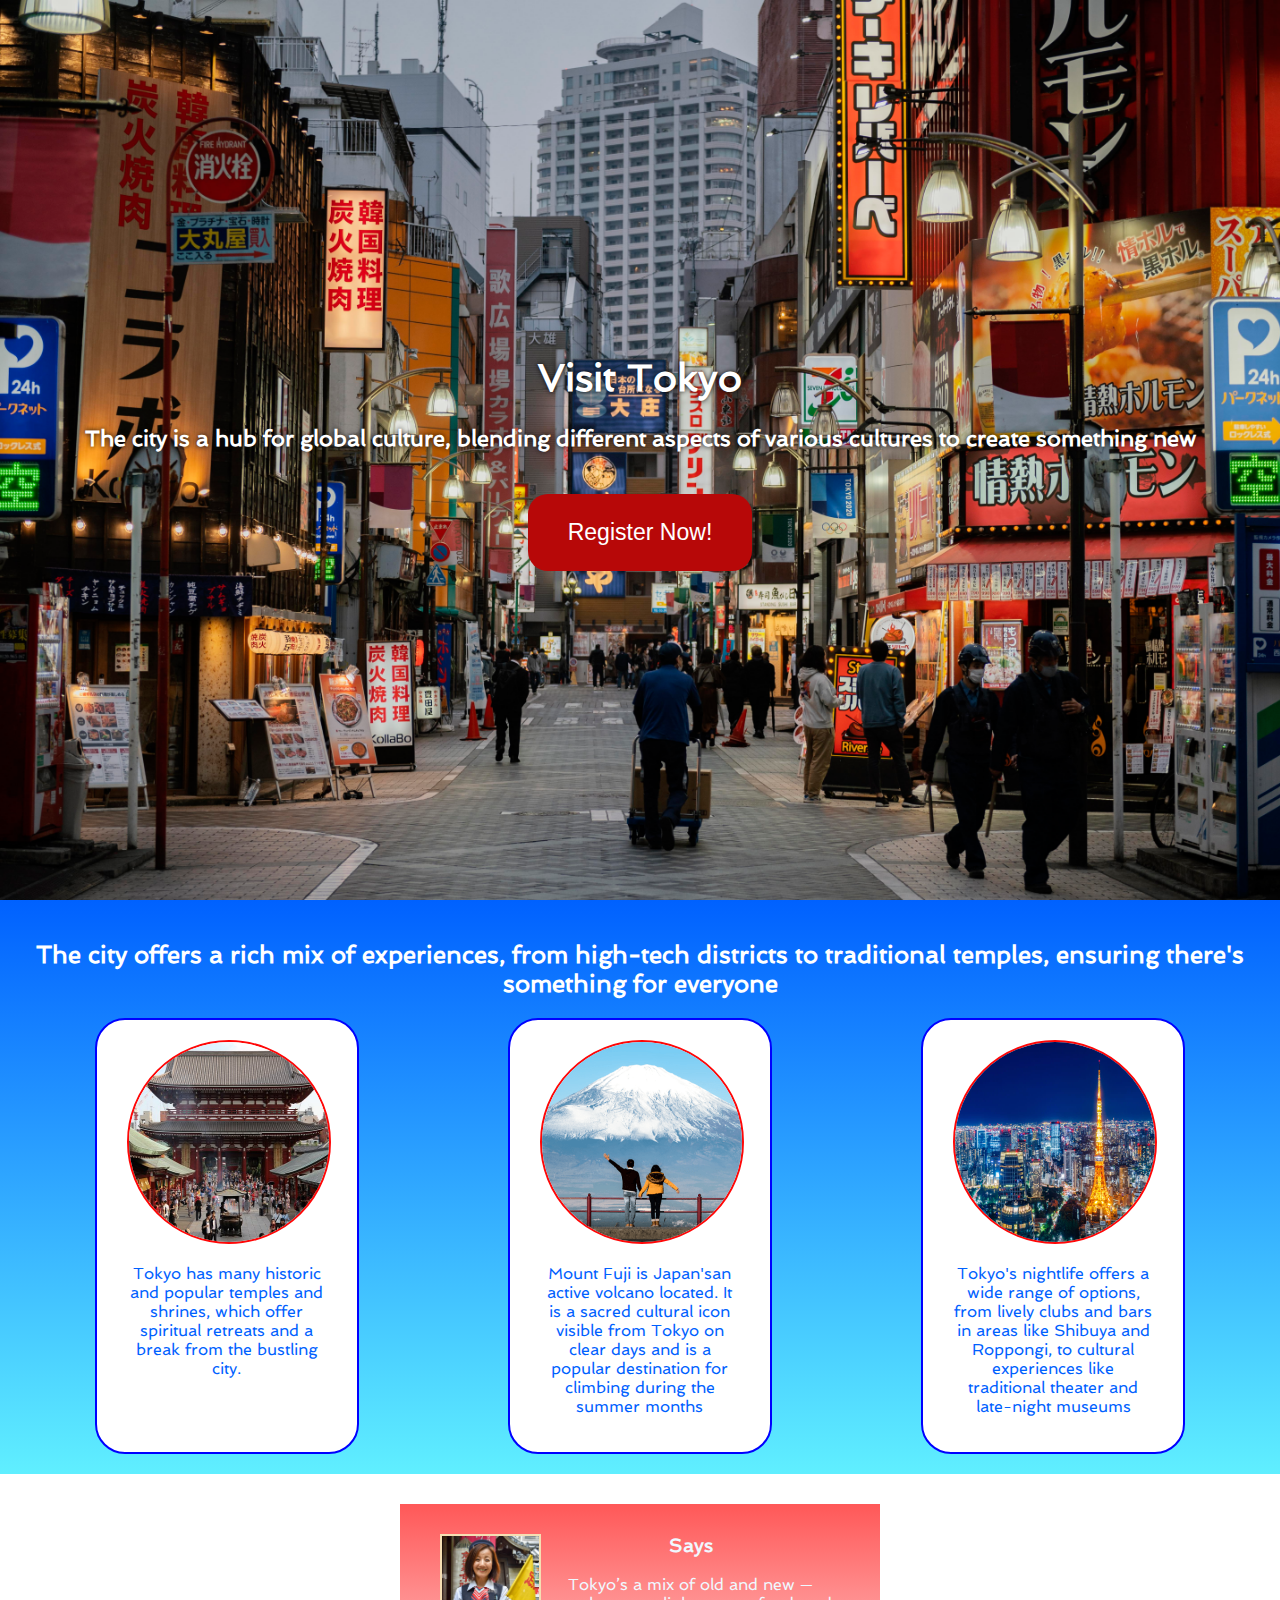
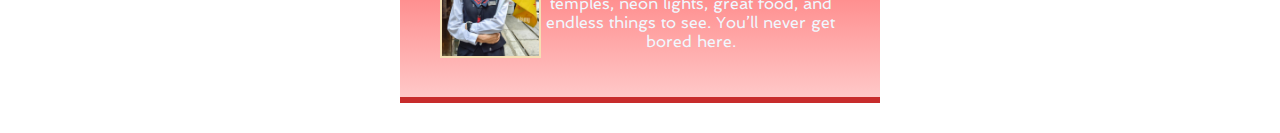
<file: index.html>
<!DOCTYPE html>
<html lang="en">

<head>
    <link rel="preconnect" href="https://fonts.googleapis.com">
    <link rel="preconnect" href="https://fonts.gstatic.com" crossorigin>
    <link href="https://fonts.googleapis.com/css2?family=Spinnaker&display=swap" rel="stylesheet">
 
    <meta charset="UTF-8">
    <meta http-equiv="X-UA-Compatible" content="IE=edge">
    <meta name="viewport" content="width=device-width, initial-scale=1.0">
    <link rel="stylesheet" href="styles.css">
    <title>Document</title>
</head>

<body>
    <div id="hero">
        <h1>Visit Tokyo</h1>
        <h3>The city is a hub for global culture, blending different aspects of various cultures to create something new</h3>
        <button class="register-btn">Register Now!</button>
    </div>
    <div class="activity-sec">
        <h2>The city offers a rich mix of experiences, from high-tech districts to traditional temples, ensuring there's something for everyone</h2>
        <div class="images">
            <div class="img3">
                <img class="img-act" src="images/temple.jpg" alt="temple">
                <p>Tokyo has many historic and popular temples and shrines, which offer spiritual retreats and a break from the bustling city.</p>
            </div>
            <div class="img3">
                <img class="img-act" src="images/mount.png" alt="mounttain">
                <p>Mount Fuji is Japan'san active volcano located. It is a sacred cultural icon visible from Tokyo on clear days and is a popular destination for climbing during the summer months</p>
            </div>
            <div class="img3">
                <img class="img-act" src="images/night.jpg" alt="night life">
                <p>Tokyo's nightlife offers a wide range of options, from lively clubs and bars in areas like Shibuya and Roppongi, to cultural experiences like traditional theater and late-night museums</p>
            </div>
        </div>
    </div>
    <div class="card">
    <div class="guide">
        <img class='img-guide' src="images/guide.jpg" alt="">
        <div class="talk">
            <h3>Says</h3>
            <p>Tokyo’s a mix of old and new — temples, neon lights, great food, and endless things to see. You’ll never get bored here.
            </p>
        </div>
    </div>
</div>
</body>

</html>
</file>
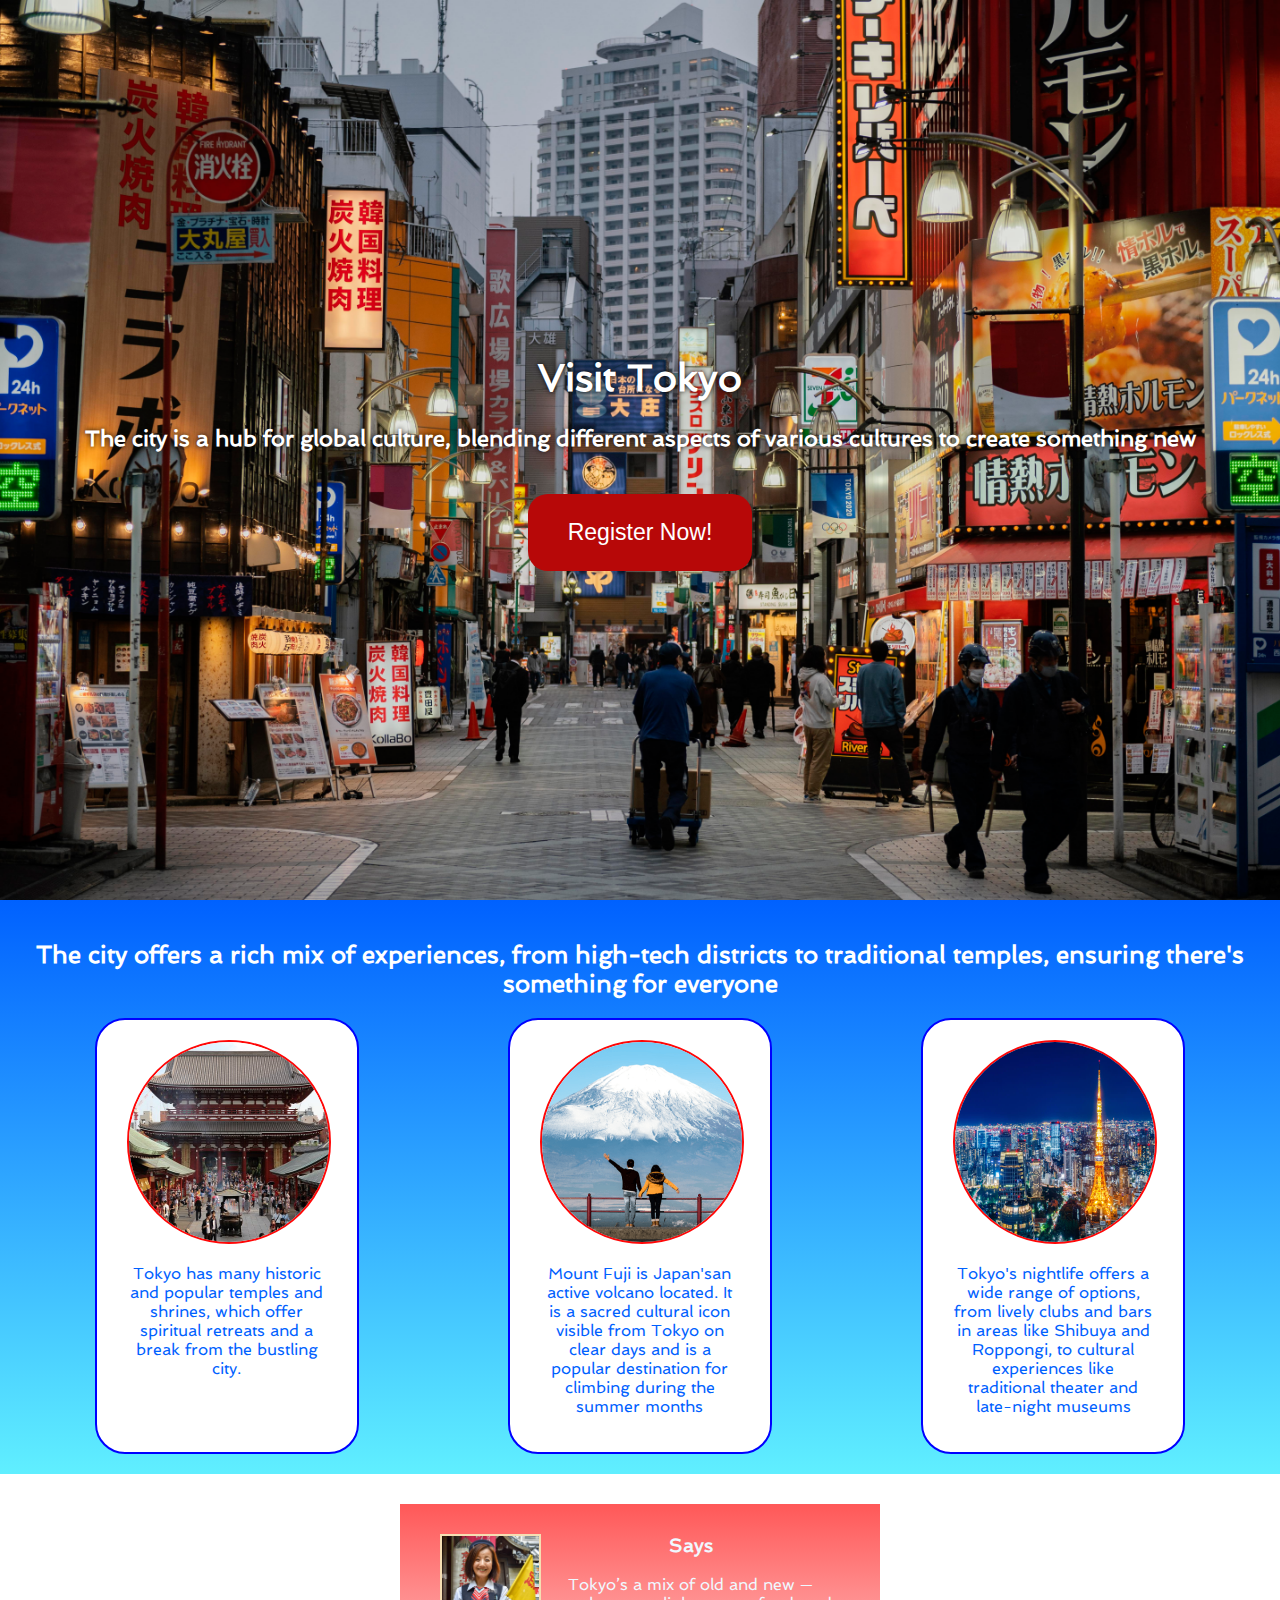
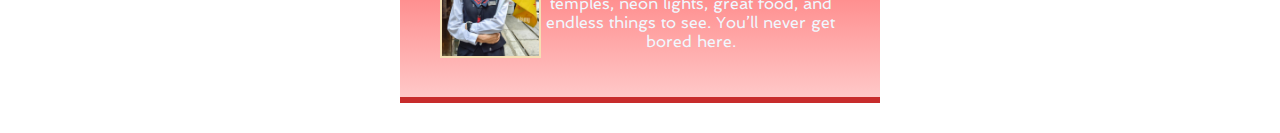
<file: 2. Solo Project - Tokyo Homepage/index.html>
<!DOCTYPE html>
<html lang="en">

<head>
    <link rel="preconnect" href="https://fonts.googleapis.com">
    <link rel="preconnect" href="https://fonts.gstatic.com" crossorigin>
    <link href="https://fonts.googleapis.com/css2?family=Spinnaker&display=swap" rel="stylesheet">
 
    <meta charset="UTF-8">
    <meta http-equiv="X-UA-Compatible" content="IE=edge">
    <meta name="viewport" content="width=device-width, initial-scale=1.0">
    <link rel="stylesheet" href="styles.css">
    <title>Document</title>
</head>

<body>
    <div id="hero">
        <h1>Visit Tokyo</h1>
        <h3>The city is a hub for global culture, blending different aspects of various cultures to create something new</h3>
        <button class="register-btn">Register Now!</button>
    </div>
    <div class="activity-sec">
        <h2>The city offers a rich mix of experiences, from high-tech districts to traditional temples, ensuring there's something for everyone</h2>
        <div class="images">
            <div class="img3">
                <img class="img-act" src="images/temple.jpg" alt="temple">
                <p>Tokyo has many historic and popular temples and shrines, which offer spiritual retreats and a break from the bustling city.</p>
            </div>
            <div class="img3">
                <img class="img-act" src="images/mount.png" alt="mounttain">
                <p>Mount Fuji is Japan'san active volcano located. It is a sacred cultural icon visible from Tokyo on clear days and is a popular destination for climbing during the summer months</p>
            </div>
            <div class="img3">
                <img class="img-act" src="images/night.jpg" alt="night life">
                <p>Tokyo's nightlife offers a wide range of options, from lively clubs and bars in areas like Shibuya and Roppongi, to cultural experiences like traditional theater and late-night museums</p>
            </div>
        </div>
    </div>
    <div class="card">
    <div class="guide">
        <img class='img-guide' src="images/guide.jpg" alt="">
        <div class="talk">
            <h3>Says</h3>
            <p>Tokyo’s a mix of old and new — temples, neon lights, great food, and endless things to see. You’ll never get bored here.
            </p>
        </div>
    </div>
</div>
</body>

</html>
</file>
<file: styles.css>
body {
    margin: 0;
    font-family: "Spinnaker", sans-serif;
    font-weight: 400;
    font-style: normal;
    color: white;
    text-align: center;
}


#hero {
    height: 100vh;
    background-image: url('images/tokyo.jpg');
    background-size: cover;
    background-position: center;
    display: flex;
    flex-direction: column;
    justify-content: center;
    align-items: center;
    text-shadow: 0 0 5px #0f0c0c;
    font-size: larger;

}

.register-btn {
    margin-top: 20px;
    padding: 25px 40px;
    font-size: larger;
    border: none;
    background: rgb(183, 8, 8);
    color: #ffffff;
    border-radius: 20px;
}

h3 {
    margin-top: 0px;
}

.img-act {
    width: 200px;
    height: 200px;
    border: 2px solid #ff0707;
    border-radius: 50%
}

.activity-sec {
    background: linear-gradient(#0061ff, #60efff);
    padding: 20px;
}

.images {
    display: flex;
    justify-content: space-around;

}

.img3 {
    padding: 20px 30px;
    width: 200px;
    border: 2px solid blue;
    border-radius: 30px;
    background: white;
    color: #0061ff
}

.img-guide {
    width: 300px;
    height: 120px;
    object-fit: cover;
    border: 2px solid wheat;
}

.card {
    border-top: 2px solid whitesmoke
    background-color: #f6cbcb;
    display: flex;
    justify-content: center;
    color: #0f0c0c;
}

.guide {
    width: 400px;
    margin: 30px;
    padding: 30px 40px;
    border-bottom: 6px solid #c72c2c;
    display: flex;
    background: linear-gradient(#ff5858 , #ffc8c8);
}

.talk {
    color: aliceblue;
}
</file>
<file: 2. Solo Project - Tokyo Homepage/styles.css>
body {
    margin: 0;
    font-family: "Spinnaker", sans-serif;
    font-weight: 400;
    font-style: normal;
    color: white;
    text-align: center;
}


#hero {
    height: 100vh;
    background-image: url('images/tokyo.jpg');
    background-size: cover;
    background-position: center;
    display: flex;
    flex-direction: column;
    justify-content: center;
    align-items: center;
    text-shadow: 0 0 5px #0f0c0c;
    font-size: larger;

}

.register-btn {
    margin-top: 20px;
    padding: 25px 40px;
    font-size: larger;
    border: none;
    background: rgb(183, 8, 8);
    color: #ffffff;
    border-radius: 20px;
}

h3 {
    margin-top: 0px;
}

.img-act {
    width: 200px;
    height: 200px;
    border: 2px solid #ff0707;
    border-radius: 50%
}

.activity-sec {
    background: linear-gradient(#0061ff, #60efff);
    padding: 20px;
}

.images {
    display: flex;
    justify-content: space-around;

}

.img3 {
    padding: 20px 30px;
    width: 200px;
    border: 2px solid blue;
    border-radius: 30px;
    background: white;
    color: #0061ff
}

.img-guide {
    width: 300px;
    height: 120px;
    object-fit: cover;
    border: 2px solid wheat;
}

.card {
    border-top: 2px solid whitesmoke
    background-color: #f6cbcb;
    display: flex;
    justify-content: center;
    color: #0f0c0c;
}

.guide {
    width: 400px;
    margin: 30px;
    padding: 30px 40px;
    border-bottom: 6px solid #c72c2c;
    display: flex;
    background: linear-gradient(#ff5858 , #ffc8c8);
}

.talk {
    color: aliceblue;
}
</file>
